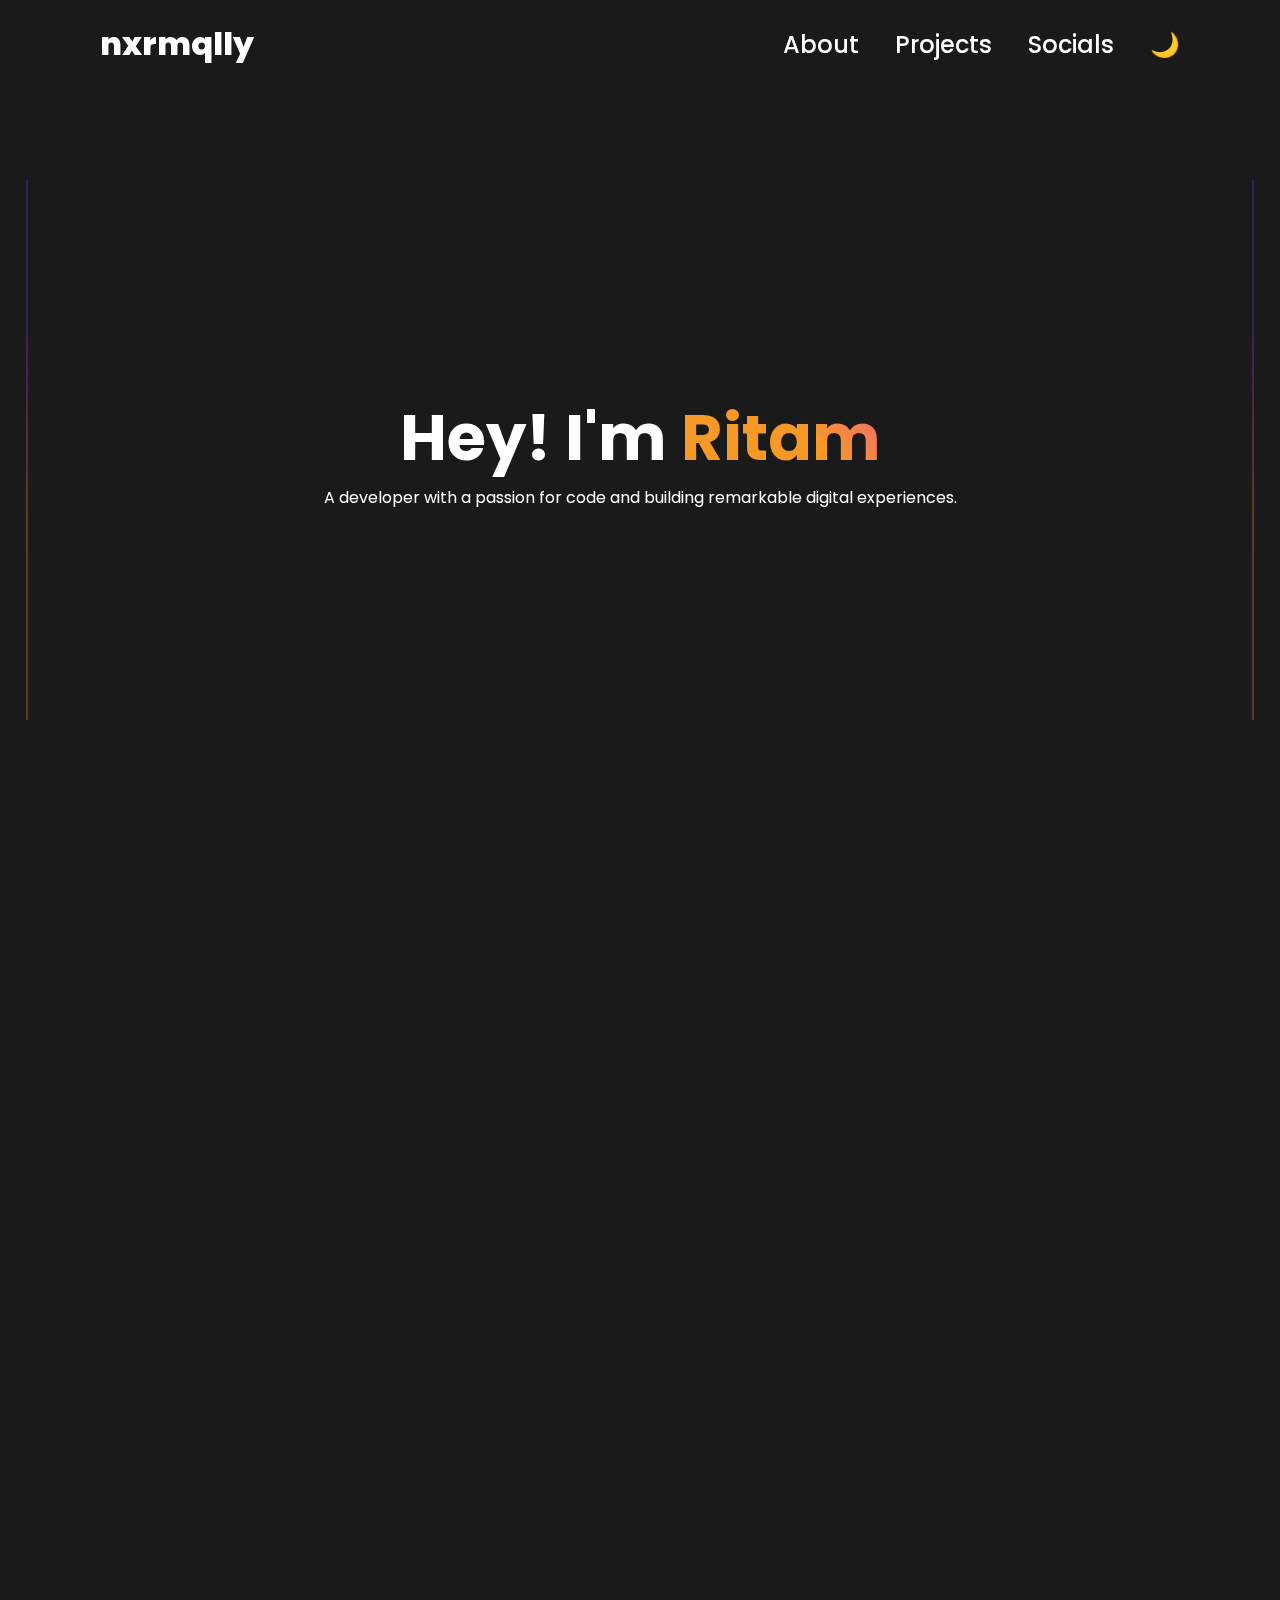
<file: home/index.html>
<!DOCTYPE html>
<html lang="en">

<head>
    <meta charset="UTF-8">
    <meta name="viewport" content="width=device-width, initial-scale=1.0">
    <title>nxrmqlly</title>

    <link rel="icon" type="image/png" href="assets/favicon.png">

    <link rel="stylesheet" href="./styles/style.css">
    <link rel="stylesheet" href="./styles/about.css">

    <script defer src="./js/index.js"></script>
    <script defer src="./js/about.js"></script>

    <!-- Open Graph Meta Tags-->
    <meta property="og:title" content="nxrmqlly">
    <meta property="og:description" content="Ritam's personal website showcasing projects and social profiles.">
    <meta property="og:url" content="https://nxrmqlly.is-a.dev/">
    <meta property="og:image" content="https://i.imgur.com/U28NL6X.png">
    <meta name="og:site_name" content="nxrmqlly">
    <meta property="og:type" content="website">
    <meta name="theme-color" content="#772df7">

</head>

<body>
    <div class="lines">
        <div class="left"></div>
        <div class="right"></div>
    </div>

    <header class="header">
        <a href="#" class="nav-name">nxrmqlly</a>

        <nav class="navbar">
            <a href="#about">About</a>
            <a href="#projects">Projects</a>
            <a href="#socials">Socials</a>
            <span id="theme-icon">🌙<span />
        </nav>

    </header>

    <section class="greeting">
        <span class="hidden-y">
            <div class="inner-greet">
                <h1 class="name">
                    Hey! I'm <span class="accent-colored">Ritam</span>
                </h1>
                <p class="desc">
                    A developer with a passion for code and building remarkable digital experiences.
                <p>
            </div>
        </span>
    </section>

    <section id="about" class="about">
        <div class="hover-indicator hidden-x">
            <object class="indicator-arrow" data="./assets/hand-drawn-arrow.svg" type="image/svg+xml"></object>
            <div class="indicator">hover</div>

            <div class="mobile-indicator">click</div>
        </div>
        <span class="hidden-x">

            <div class="inner-about ">
                <h1 class="quote">"The only effective approach to predict the future is to create it."</h1>
                <div class="info-card ">
                    <p>
                        Born in <span class="accent-colored bold">2009</span>;
                        Dreaming big amid the dynamic tech corridors of
                        urban <span class="tri-colored bold">India</span>,
                        I'm not simply weaving lines of code; I'm crafting dreams.
                        While others count sheep, I count opportunities in my sleep.
                        They say dream big or go home,
                        but I've transformed my home into a shelter for binary dreams.
                        So, if you see me staring at the screen, I'm not lost;
                        I'm simply exploring the boundaries of possibility in this digital era.
                    </p>

                </div>
            </div>

        </span>
    </section>

    <section id="projects">
        <span class="hidden-x">
            <div class="projects">
                <div class="card">
                    <h3>SuperCool Project</h3>
                </div>
                <div class="card">
                    <h3>Orbyt</h3>
                </div>
                <div class="card">
                    <h3>IDK!</h3>
                </div>
            </div>
        </span>
    </section>
    <section id="socials">
        <span class="hidden-x">
            <div class="socials">
                <div class="card">@nxrmqlly</div>
                <div class="card">@nxrmqlly</div>
                <div class="card">@nxrmqlly</div>
            </div>
        </span>
    </section>

</body>

</html>
</file>
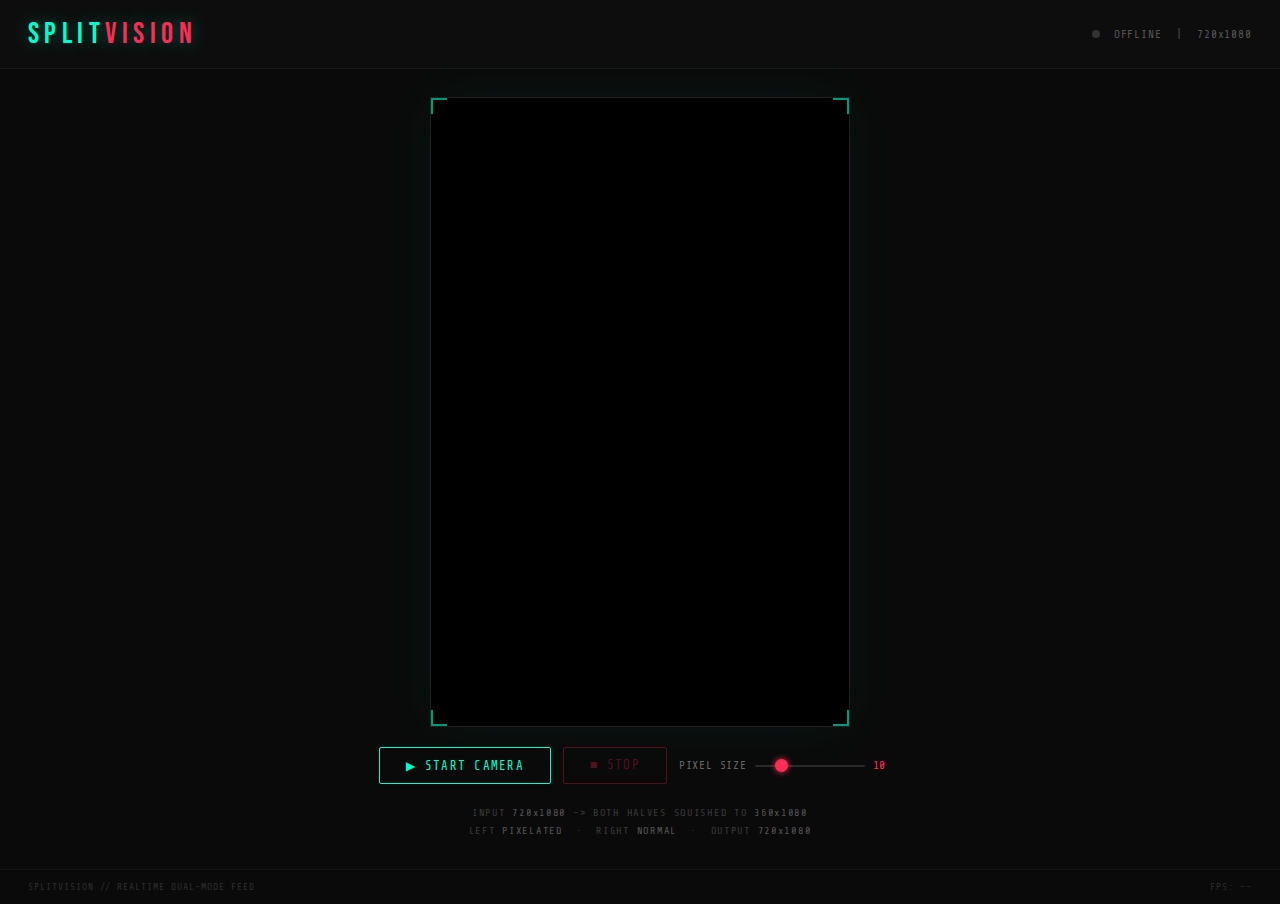
<file: demos/2000px/index.html>
<!DOCTYPE html>
<html lang="en">

<head>
    <meta charset="UTF-8">
    <meta name="viewport" content="width=device-width, initial-scale=1.0">
    <title>SPLITVISION</title>
    <style>
        @import url('https://fonts.googleapis.com/css2?family=Share+Tech+Mono&family=Bebas+Neue&display=swap');

        :root {
            --bg: #0a0a0a;
            --accent: #00ffcc;
            --accent2: #ff2d55;
            --text: #e0e0e0;
        }

        *,
        *::before,
        *::after {
            box-sizing: border-box;
            margin: 0;
            padding: 0;
        }

        body {
            background: var(--bg);
            color: var(--text);
            font-family: 'Share Tech Mono', monospace;
            min-height: 100vh;
            display: flex;
            flex-direction: column;
            align-items: center;
        }

        header {
            width: 100%;
            padding: 16px 28px;
            display: flex;
            align-items: center;
            justify-content: space-between;
            border-bottom: 1px solid #1a1a1a;
            background: #0d0d0d;
        }

        .logo {
            font-family: 'Bebas Neue', sans-serif;
            font-size: 1.9rem;
            letter-spacing: 0.18em;
            color: var(--accent);
            text-shadow: 0 0 18px rgba(0, 255, 204, 0.35);
        }

        .logo span {
            color: var(--accent2);
        }

        .status-bar {
            display: flex;
            align-items: center;
            gap: 14px;
            font-size: 0.7rem;
            color: #555;
            letter-spacing: 0.08em;
        }

        .dot {
            width: 8px;
            height: 8px;
            border-radius: 50%;
            background: #333;
            transition: background 0.3s, box-shadow 0.3s;
        }

        .dot.live {
            background: var(--accent2);
            box-shadow: 0 0 8px var(--accent2);
            animation: pulse 1.2s infinite;
        }

        @keyframes pulse {

            0%,
            100% {
                opacity: 1
            }

            50% {
                opacity: 0.35
            }
        }

        .main {
            flex: 1;
            display: flex;
            flex-direction: column;
            align-items: center;
            justify-content: center;
            padding: 28px 16px;
            gap: 20px;
        }

        .viewport-wrapper {
            position: relative;
            width: min(420px, 90vw);
            aspect-ratio: 720 / 1080;
            background: #000;
            border: 1px solid #1e1e1e;
            box-shadow: 0 0 50px rgba(0, 255, 204, 0.06);
            overflow: hidden;
        }

        #outputCanvas {
            width: 100%;
            height: 100%;
            display: block;
            image-rendering: pixelated;
        }

        .divider-line {
            position: absolute;
            top: 0;
            bottom: 0;
            left: 50%;
            width: 2px;
            transform: translateX(-50%);
            background: var(--accent);
            box-shadow: 0 0 10px var(--accent);
            pointer-events: none;
            z-index: 10;
        }

        .label {
            position: absolute;
            top: 12px;
            font-size: 0.62rem;
            letter-spacing: 0.1em;
            padding: 3px 9px;
            pointer-events: none;
            z-index: 11;
            border-radius: 2px;
        }

        .label-left {
            left: 8px;
            color: var(--accent);
            background: rgba(0, 255, 204, 0.08);
            border: 1px solid rgba(0, 255, 204, 0.2);
        }

        .label-right {
            right: 8px;
            color: var(--accent2);
            background: rgba(255, 45, 85, 0.08);
            border: 1px solid rgba(255, 45, 85, 0.2);
        }

        .scanlines {
            position: absolute;
            inset: 0;
            background: repeating-linear-gradient(to bottom,
                    transparent, transparent 2px,
                    rgba(0, 0, 0, 0.06) 2px, rgba(0, 0, 0, 0.06) 4px);
            pointer-events: none;
            z-index: 9;
        }

        .corner {
            position: absolute;
            width: 16px;
            height: 16px;
            border-color: var(--accent);
            border-style: solid;
            pointer-events: none;
            z-index: 12;
            opacity: 0.6;
        }

        .corner.tl {
            top: 0;
            left: 0;
            border-width: 2px 0 0 2px;
        }

        .corner.tr {
            top: 0;
            right: 0;
            border-width: 2px 2px 0 0;
        }

        .corner.bl {
            bottom: 0;
            left: 0;
            border-width: 0 0 2px 2px;
        }

        .corner.br {
            bottom: 0;
            right: 0;
            border-width: 0 2px 2px 0;
        }

        .controls {
            display: flex;
            gap: 12px;
            align-items: center;
            flex-wrap: wrap;
            justify-content: center;
        }

        .btn {
            font-family: 'Share Tech Mono', monospace;
            font-size: 0.78rem;
            letter-spacing: 0.1em;
            padding: 10px 26px;
            border: 1px solid var(--accent);
            background: transparent;
            color: var(--accent);
            cursor: pointer;
            border-radius: 2px;
            text-transform: uppercase;
            transition: background 0.18s, color 0.18s, box-shadow 0.18s;
        }

        .btn:hover {
            background: var(--accent);
            color: #000;
            box-shadow: 0 0 16px rgba(0, 255, 204, 0.28);
        }

        .btn.stop {
            border-color: var(--accent2);
            color: var(--accent2);
        }

        .btn.stop:hover {
            background: var(--accent2);
            color: #fff;
            box-shadow: 0 0 16px rgba(255, 45, 85, 0.28);
        }

        .btn:disabled {
            opacity: 0.28;
            pointer-events: none;
        }

        .slider-group {
            display: flex;
            align-items: center;
            gap: 8px;
            font-size: 0.7rem;
            color: #666;
            letter-spacing: 0.07em;
        }

        input[type=range] {
            -webkit-appearance: none;
            width: 110px;
            height: 2px;
            background: #2a2a2a;
            outline: none;
            border-radius: 2px;
        }

        input[type=range]::-webkit-slider-thumb {
            -webkit-appearance: none;
            width: 13px;
            height: 13px;
            border-radius: 50%;
            background: var(--accent2);
            cursor: pointer;
            box-shadow: 0 0 6px var(--accent2);
        }

        #pixelLabel {
            color: var(--accent2);
            min-width: 28px;
        }

        .info {
            font-size: 0.64rem;
            color: #3a3a3a;
            letter-spacing: 0.07em;
            text-align: center;
            line-height: 1.8;
        }

        .info span {
            color: #555;
        }

        #errorMsg {
            display: none;
            color: var(--accent2);
            font-size: 0.75rem;
            letter-spacing: 0.05em;
            padding: 10px 18px;
            border: 1px solid rgba(255, 45, 85, 0.3);
            background: rgba(255, 45, 85, 0.06);
            border-radius: 2px;
            max-width: 360px;
            text-align: center;
        }

        footer {
            width: 100%;
            padding: 12px 28px;
            border-top: 1px solid #141414;
            font-size: 0.6rem;
            color: #2e2e2e;
            letter-spacing: 0.1em;
            display: flex;
            justify-content: space-between;
        }

        #sourceVideo,
        #srcCanvas,
        #pixCanvas {
            display: none;
        }
    </style>
</head>

<body>

    <header>
        <div class="logo">SPLIT<span>VISION</span></div>
        <div class="status-bar">
            <div class="dot" id="dotEl"></div>
            <span id="statusText">OFFLINE</span>
            <span>|</span>
            <span>720x1080</span>
        </div>
    </header>

    <div class="main">
        <div id="errorMsg"></div>

        <!-- Hidden: camera source -->
        <video id="sourceVideo" autoplay playsinline muted></video>
        <!-- Hidden: full-res normalised frame -->
        <canvas id="srcCanvas"></canvas>
        <!-- Hidden: tiny canvas for pixelation downscale -->
        <canvas id="pixCanvas"></canvas>

        <div class="viewport-wrapper">
            <canvas id="outputCanvas" width="720" height="1080"></canvas>
            <div class="corner tl"></div>
            <div class="corner tr"></div>
            <div class="corner bl"></div>
            <div class="corner br"></div>
        </div>

        <div class="controls">
            <button class="btn" id="startBtn" onclick="startCamera()">▶ START CAMERA</button>
            <button class="btn stop" id="stopBtn" onclick="stopCamera()" disabled>■ STOP</button>
            <div class="slider-group">
                <span>PIXEL SIZE</span>
                <input type="range" id="pixelSlider" min="2" max="40" value="10"
                    oninput="document.getElementById('pixelLabel').textContent=this.value">
                <span id="pixelLabel">10</span>
            </div>
        </div>

        <div class="info">
            INPUT <span>720x1080</span> -> BOTH HALVES SQUISHED TO <span>360x1080</span><br>
            LEFT <span>PIXELATED</span> &nbsp;·&nbsp; RIGHT <span>NORMAL</span> &nbsp;·&nbsp; OUTPUT
            <span>720x1080</span>
        </div>
    </div>

    <footer>
        <span>SPLITVISION // REALTIME DUAL-MODE FEED</span>
        <span id="fpsEl">FPS: --</span>
    </footer>

    <script>
    const video = document.getElementById('sourceVideo');
    const srcCanvas = document.getElementById('srcCanvas');
    const pixCanvas = document.getElementById('pixCanvas');
    const outCanvas = document.getElementById('outputCanvas');
    const srcCtx = srcCanvas.getContext('2d');
    const pixCtx = pixCanvas.getContext('2d');
    const outCtx = outCanvas.getContext('2d');


    const OUT_W = 720, OUT_H = 1080, HALF = 360;

    let stream = null, animId = null, fCount = 0, lastT = 0;

    async function startCamera() {
      const err = document.getElementById('errorMsg');
      err.style.display = 'none';
      try {
        stream = await navigator.mediaDevices.getUserMedia({
          video: {
            width: { ideal: 720 },
            height: { ideal: 1280 },
            aspectRatio: { ideal: 9 / 16 },
            facingMode: 'user'
          },
          audio: false
        });
        video.srcObject = stream;
        await video.play();

        document.getElementById('startBtn').disabled = true;
        document.getElementById('stopBtn').disabled = false;
        document.getElementById('dotEl').classList.add('live');
        document.getElementById('statusText').textContent = 'LIVE';

        render();
      } catch (e) {
        err.style.display = 'block';
        err.textContent = '⚠ CAMERA ERROR — ' + e.message.toUpperCase();
      }
    }

    function stopCamera() {
      if (stream) { stream.getTracks().forEach(t => t.stop()); stream = null; }
      if (animId) { cancelAnimationFrame(animId); animId = null; }
      video.srcObject = null;
      outCtx.fillStyle = '#000';
      outCtx.fillRect(0, 0, OUT_W, OUT_H);
      document.getElementById('startBtn').disabled = false;
      document.getElementById('stopBtn').disabled = true;
      document.getElementById('dotEl').classList.remove('live');
      document.getElementById('statusText').textContent = 'OFFLINE';
      document.getElementById('fpsEl').textContent = 'FPS: --';
    }

    // todo: fix this ugly filter
    // ── filter ────

    function applyRioFilter(ctx, w, h) {
      const imageData = ctx.getImageData(0, 0, w, h);
      const d = imageData.data;

      for (let i = 0; i < d.length; i += 4) {
        let r = d[i], g = d[i + 1], b = d[i + 2];

        // brightness +20
        r = Math.min(255, r + 20);
        g = Math.min(255, g + 16);
        b = Math.min(255, b + 10);

        // Contrast boost (pull toward extremes, pivot at 128)
        // Thanks claude
        const C = 1.18;
        r = Math.min(255, Math.max(0, C * (r - 128) + 128));
        g = Math.min(255, Math.max(0, C * (g - 128) + 128));
        b = Math.min(255, Math.max(0, C * (b - 128) + 128));

        // Pink Tint (Thanks Claude)
        r = Math.min(255, r * 1.12 + 18);   // warm orange-red push
        g = Math.min(255, g * 0.88 + 4);    // slight green rolloff
        b = Math.min(255, b * 1.08 + 22);   // purple-pink lift in blues


        const sepiaR = (r * 0.393 + g * 0.769 + b * 0.189);
        const sepiaG = (r * 0.349 + g * 0.686 + b * 0.168);
        const sepiaB = (r * 0.272 + g * 0.534 + b * 0.131);

        const blend = 0.28; // 28% sepia blend
        r = Math.min(255, r * (1 - blend) + sepiaR * blend);
        g = Math.min(255, g * (1 - blend) + sepiaG * blend);
        b = Math.min(255, b * (1 - blend) + sepiaB * blend);

        // final overlay
        r = Math.min(255, r + 12);
        b = Math.min(255, b + 8);

        d[i] = r;
        d[i + 1] = g;
        d[i + 2] = b;
      }

      ctx.putImageData(imageData, 0, 0);
    }

    function render(ts = 0) {
      animId = requestAnimationFrame(render);
      if (!video.videoWidth) return;

      // normalise camera feed
      srcCanvas.width = OUT_W;
      srcCanvas.height = OUT_H;
      const vW = video.videoWidth, vH = video.videoHeight;
      const camAR = vW / vH, outAR = OUT_W / OUT_H;
      let dW, dH, dx = 0, dy = 0;
      if (camAR > outAR) {
        dH = OUT_H; dW = vW * (OUT_H / vH); dx = (OUT_W - dW) / 2;
      } else {
        dW = OUT_W; dH = vH * (OUT_W / vW); dy = (OUT_H - dH) / 2;
      }
      srcCtx.drawImage(video, dx, dy, dW, dH);

      // RIGHT HALF :: 360x1080 no pixelation
      outCtx.imageSmoothingEnabled = true;
      outCtx.imageSmoothingQuality = 'high';
      outCtx.drawImage(
        srcCanvas,
        0, 0, OUT_W, OUT_H,   // src: full 720x1080
        HALF, 0, HALF, OUT_H  // dst: right 360x1080
      );

      // LEFT HALF :: scale up blocky -> 360x1080
      const blockSize = parseInt(document.getElementById('pixelSlider').value, 10);
      const smallW = Math.max(1, Math.floor(HALF / blockSize));
      const smallH = Math.max(1, Math.floor(OUT_H / blockSize));

      pixCanvas.width = smallW;
      pixCanvas.height = smallH;

      pixCtx.imageSmoothingEnabled = true;
      pixCtx.drawImage(srcCanvas, 0, 0, OUT_W, OUT_H, 0, 0, smallW, smallH);

      // Upscale tiny 
      outCtx.imageSmoothingEnabled = false;
      outCtx.drawImage(
        pixCanvas,
        0, 0, smallW, smallH,  // src: tiny
        0, 0, HALF, OUT_H      // dst: left 360x1080
      );


      applyRioFilter(outCtx, OUT_W, OUT_H);
      fCount++;
      if (ts - lastT >= 1000) {
        document.getElementById('fpsEl').textContent = 'FPS: ' + fCount;
        fCount = 0; lastT = ts;
      }
    }
    </script>
</body>

</html>
</file>
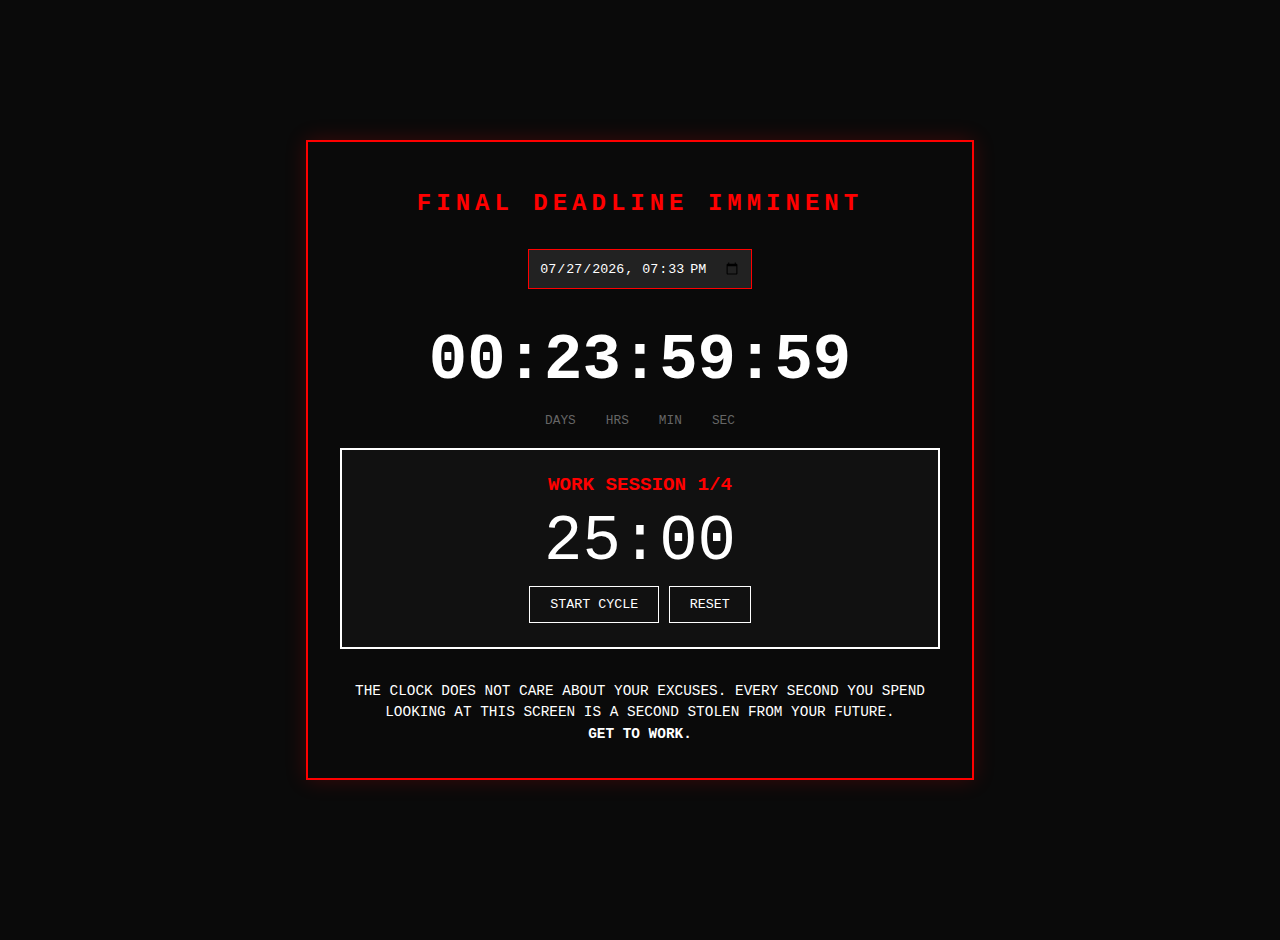
<file: demos/now-or-never/index.html>
<!doctype html>
<html lang="en">
  <head>
    <meta charset="UTF-8" />
    <meta name="viewport" content="width=device-width, initial-scale=1.0" />
    <title>TIME IS RUNNING OUT</title>
    <style>
      :root {
        --bg: #0a0a0a;
        --accent: #ff0000;
        --break: #00ff41; /* Matrix green for rest */
        --text: #ffffff;
      }

      body {
        background-color: var(--bg);
        color: var(--text);
        font-family: "Courier New", Courier, monospace;
        display: flex;
        flex-direction: column;
        align-items: center;
        justify-content: center;
        min-height: 100vh;
        margin: 0;
        text-transform: uppercase;
        overflow-y: auto;
        padding: 20px;
        transition: background-color 0.5s ease;
      }

      .container {
        text-align: center;
        border: 2px solid var(--accent);
        padding: 2rem;
        box-shadow: 0 0 20px rgba(255, 0, 0, 0.2);
        max-width: 600px;
        width: 100%;
        margin-bottom: 20px;
        transition:
          opacity 0.5s ease,
          transform 0.5s ease;
      }

      /* Dimming Logic */
      body.active-pomo .deadline-section,
      body.active-pomo .warning,
      body.active-pomo h1 {
        opacity: 0.15; /* Dims non-pomo elements */
        pointer-events: none; /* Prevents distraction/interaction */
      }

      body.active-pomo .container {
        border-color: rgba(255, 0, 0, 0.1);
      }

      /* Pomodoro Specific Styles */
      .pomo-container {
        border: 2px solid var(--text);
        padding: 1.5rem;
        margin-top: 20px;
        background: #111;
        position: relative;
        z-index: 10;
        transition: box-shadow 0.3s ease;
      }

      body.active-pomo .pomo-container {
        box-shadow: 0 0 30px rgba(255, 255, 255, 0.1);
        border-color: var(--text);
        opacity: 1 !important;
      }

      #pomo-status {
        font-size: 1.2rem;
        color: var(--accent);
        margin-bottom: 10px;
        font-weight: bold;
      }

      #pomo-timer {
        font-size: 4rem;
        margin: 0.5rem 0;
      }

      .pomo-controls button {
        background: transparent;
        border: 1px solid var(--text);
        color: var(--text);
        padding: 10px 20px;
        cursor: pointer;
        font-family: inherit;
        text-transform: uppercase;
        transition: 0.3s;
      }

      .pomo-controls button:hover {
        background: var(--text);
        color: var(--bg);
      }

      h1 {
        font-size: 1.5rem;
        letter-spacing: 5px;
        margin-bottom: 2rem;
        color: var(--accent);
        animation: blink 1s infinite;
      }

      #countdown {
        font-size: 4rem;
        font-weight: bold;
        margin: 1rem 0;
      }

      .label {
        font-size: 0.8rem;
        color: #666;
        display: flex;
        justify-content: center;
        gap: 30px;
        margin-bottom: 20px;
      }

      .warning {
        margin-top: 2rem;
        font-size: 0.9rem;
        line-height: 1.5;
      }

      input[type="datetime-local"] {
        background: #222;
        color: white;
        border: 1px solid var(--accent);
        padding: 10px;
        margin-bottom: 20px;
        font-family: inherit;
      }

      @keyframes blink {
        0%,
        100% {
          opacity: 1;
        }
        50% {
          opacity: 0.3;
        }
      }

      .expired {
        color: var(--accent);
        animation: shake 0.5s infinite;
      }

      @keyframes shake {
        0% {
          transform: translate(1px, 1px);
        }
        20% {
          transform: translate(-3px, 0px);
        }
        40% {
          transform: translate(3px, 2px);
        }
      }
    </style>
  </head>
  <body>
    <div class="container">
      <h1 id="main-title">Final Deadline Imminent</h1>

      <div class="deadline-section">
        <input
          type="datetime-local"
          id="deadlineInput"
          onchange="updateDeadline()"
        />
        <div id="countdown">00:00:00:00</div>
        <div class="label">
          <span>Days</span><span>Hrs</span><span>Min</span><span>Sec</span>
        </div>
      </div>

      <div class="pomo-container">
        <div id="pomo-status">WORK SESSION 1/4</div>
        <div id="pomo-timer">25:00</div>
        <div class="pomo-controls">
          <button id="pomo-start-btn" onclick="togglePomo()">
            Start Cycle
          </button>
          <button onclick="resetPomo()">Reset</button>
        </div>
      </div>

      <div class="warning">
        The clock does not care about your excuses. Every second you spend
        looking at this screen is a second stolen from your future.
        <br /><strong>GET TO WORK.</strong>
      </div>
    </div>

    <script>
      /* --- MAIN DEADLINE LOGIC --- */
      let deadline = new Date(
        localStorage.getItem("studyDeadline") ||
          new Date().getTime() + 86400000,
      );
      const inputField = document.getElementById("deadlineInput");
      const tzOffset = deadline.getTimezoneOffset() * 60000;
      inputField.value = new Date(deadline - tzOffset)
        .toISOString()
        .slice(0, 16);

      function updateDeadline() {
        const inputVal = document.getElementById("deadlineInput").value;
        if (inputVal) {
          deadline = new Date(inputVal);
          localStorage.setItem("studyDeadline", inputVal);
        }
      }

      function updateTimer() {
        const now = new Date().getTime();
        const distance = deadline - now;
        if (distance < 0) {
          document.getElementById("countdown").innerText = "TIME EXPIRED";
          document.getElementById("countdown").classList.add("expired");
          return;
        }
        const days = Math.floor(distance / (1000 * 60 * 60 * 24))
          .toString()
          .padStart(2, "0");
        const hours = Math.floor(
          (distance % (1000 * 60 * 60 * 24)) / (1000 * 60 * 60),
        )
          .toString()
          .padStart(2, "0");
        const minutes = Math.floor((distance % (1000 * 60 * 60)) / (1000 * 60))
          .toString()
          .padStart(2, "0");
        const seconds = Math.floor((distance % (1000 * 60)) / 1000)
          .toString()
          .padStart(2, "0");
        let timeStr = `${days}:${hours}:${minutes}:${seconds}`;
        document.getElementById("countdown").innerText = timeStr;
        document.title = `${timeStr} ⚠️ STUDY NOW`;
      }

      /* --- POMODORO LOGIC --- */
      const sequence = [
        { type: "WORK", time: 25 },
        { type: "BREAK", time: 5 },
        { type: "WORK", time: 25 },
        { type: "BREAK", time: 5 },
        { type: "WORK", time: 25 },
        { type: "BREAK", time: 5 },
        { type: "WORK", time: 25 },
        { type: "LONG BREAK", time: 15 },
      ];

      let currentStep = 0;
      let timeLeft = sequence[0].time * 60;
      let pomoInterval = null;
      let isRunning = false;

      function updatePomoDisplay() {
        const mins = Math.floor(timeLeft / 60)
          .toString()
          .padStart(2, "0");
        const secs = (timeLeft % 60).toString().padStart(2, "0");
        document.getElementById("pomo-timer").innerText = `${mins}:${secs}`;

        const step = sequence[currentStep];
        const workCount = Math.floor(currentStep / 2) + 1;
        document.getElementById("pomo-status").innerText =
          step.type === "WORK" ? `WORK SESSION ${workCount}/4` : `${step.type}`;
        document.getElementById("pomo-status").style.color =
          step.type === "WORK" ? "var(--accent)" : "var(--break)";
      }

      function togglePomo() {
        if (isRunning) {
          clearInterval(pomoInterval);
          document.getElementById("pomo-start-btn").innerText = "Resume";
          document.body.classList.remove("active-pomo"); // Brighten back up
        } else {
          document.body.classList.add("active-pomo"); // Darken everything else
          pomoInterval = setInterval(() => {
            timeLeft--;
            if (timeLeft < 0) {
              nextStep();
            }
            updatePomoDisplay();
          }, 1000);
          document.getElementById("pomo-start-btn").innerText = "Pause";
        }
        isRunning = !isRunning;
      }

      function nextStep() {
        currentStep = (currentStep + 1) % sequence.length;
        timeLeft = sequence[currentStep].time * 60;
        alert(sequence[currentStep].type + " STARTING NOW");
      }

      function resetPomo() {
        clearInterval(pomoInterval);
        isRunning = false;
        currentStep = 0;
        timeLeft = sequence[0].time * 60;
        document.getElementById("pomo-start-btn").innerText = "Start Cycle";
        document.body.classList.remove("active-pomo");
        updatePomoDisplay();
      }

      // Initialize
      setInterval(updateTimer, 1000);
      updateTimer();
      updatePomoDisplay();
    </script>
  </body>
</html>
</file>
<file: home/styles/style.css>
@import url('https://fonts.googleapis.com/css2?family=Poppins&display=swap');

:root {
    --bg-color: #1a1a1a;
    --fg-color: #fff;
    --lines-opacity: 0.3;


    --purple: #772df7;
    --pink: #f15d85;
    --orange: #f79926;
    --green: #65c06f;
    --blue: #6f92e2;

    --acc-gradient: linear-gradient(45deg, var(--orange) 30%, var(--pink), var(--purple) 70%);
    --acc-gradient-anim: text-shine 10s infinite ease-in-out;

    --tri-gradient: linear-gradient(90deg, var(--orange) 30%, var(--fg-color) 50%, var(--green) 100%);
}

.ui-light-theme {
    --bg-color: var(--fg-color);
    --fg-color: var(--dark-bg);
    --lines-opacity: 0.8;

}

.bold {
    font-weight: bold;
}

.accent-colored {
    background: var(--acc-gradient);
    background-size: 250%;
    background-clip: text;
    -webkit-background-clip: text;
    -webkit-text-fill-color: transparent;
    animation: var(--acc-gradient-anim);
}

.tri-colored {
    background: var(--tri-gradient);
    background-clip: text;
    -webkit-background-clip: text;
    -webkit-text-fill-color: transparent;
}


* {
    scroll-behavior: smooth;
    padding: 0;
    margin: 0;
    box-sizing: border-box;
    font-family: 'Poppins', sans-serif;
}

body {
    background-color: var(--bg-color);
    color: var(--fg-color);
    transition: all 1s ease-in-out;
}


#theme-icon {
    cursor: pointer;
}

.header {
    position: fixed;
    top: 0;
    left: 0;
    width: 100%;
    padding: 20px 100px;

    display: flex;
    justify-content: space-between;
    align-items: center;
    z-index: 10;
    flex-direction: row;
}



.navbar a,
.navbar #theme-icon {
    text-decoration: none;
    color: var(--fg-color);
    font-size: 150%;
    font-weight: 500;
    margin-left: 2rem;
    transition: 0.3s;
}

.navbar a:nth-child(1):hover {
    text-shadow: 0 0 20px var(--orange), 0 0 20px var(--orange);
}

.navbar a:nth-child(2):hover {
    text-shadow: 0 0 20px var(--pink), 0 0 20px var(--pink);
}

.navbar a:nth-child(3):hover {
    text-shadow: 0 0 20px var(--purple), 0 0 20px var(--purple);
}


.nav-name {
    text-decoration: none;
    font-size: 200%;
    font-weight: 800;
    color: var(--fg-color);
}

.lines {
    z-index: 20;
}

.lines div {
    position: fixed;
    top: 20dvh;
    bottom: 20dvh;
    width: 2px;
    background-color: var(--fg-color);
    opacity: var(--lines-opacity);
    transition: all 0.5s ease-in-out;
}

.lines .left {
    left: 2%;
    animation: var(--acc-gradient-anim);
    background: var(--acc-gradient);
    background-size: 1000%;
}

.lines .right {
    right: 2%;
    animation: var(--acc-gradient-anim);
    background: var(--acc-gradient);
    background-size: 1000%;
}

@keyframes slide-left {
    0% {
        transform: translateY(-100%);
        opacity: 0;
    }

    100% {
        transform: translateY(0);
        opacity: 0.5;
    }
}

@keyframes slide-right {
    0% {
        transform: translateY(100%);
        opacity: 0;
    }

    100% {
        opacity: 0.5;
        transform: translateY(0);
    }
}





@keyframes text-shine {

    0%,
    100% {
        background-position: 0% 50%;
    }

    50% {
        background-position: 100% 50%;
    }
}

section {
    display: grid;
    align-content: center;
    place-items: center;
    min-height: 100dvh;
}


.hidden-y {
    opacity: 0;
    filter: blur(10px);
    transform: translateY(-100%);
    transition: all 1s ease;
}

.active-y {
    opacity: 1;
    filter: blur(0);
    transform: translateY(0);
    transition: all 1s ease;
}

.inner-greet {
    text-align: center;
}

.greeting .name {
    font-size: 400%;
    transition: none;
}



.hidden-x {
    opacity: 0;
    filter: blur(10px);
    transform: translateX(-50%);
    transition: all 1s ease;
}

.active-x {
    opacity: 1;
    filter: blur(0);
    transform: translateX(0);
    transition: all 1s ease;
}


.inner-greet {
    display: flex;
    align-items: center;
    justify-content: center;
    flex-direction: column;
    width: 100%
}



::-webkit-scrollbar {
    display: none;
}

@media (width<=600px) {
    .header {
        padding: 10px 20px;
        flex-direction: column;
    }

    .nav-name {
        font-size: 150%;
    }

    .navbar a,
    .navbar #theme-icon {
        margin-left: 1rem;
        font-size: 100%;
    }

    .greeting .name {
        font-size: 250%;
    }

    .greeting .desc {
        font-size: 80%;
        width: 80%
    }

}

@media (600px <=width <=768px) {
    .header {
        padding: 10px 20px;
    }

    .nav-name {
        font-size: 175%;
    }

    .navbar a,
    .navbar #theme-icon {
        margin-left: 1.5rem;
        font-size: 125%;
    }

    .greeting .name {
        font-size: 300%;
    }

    .greeting .desc {
        font-size: 100%;
        width: 80%
    }

}

@media (1200px<=width<=1200px) {}

@media (prefers-reduced-motion) {
    * {
        transition: none;
    }
}
</file>
<file: home/styles/about.css>
@font-face {
    font-family: 'EntezareZohoor2';
    src: url('../assets/fonts/Kids\ Year.ttf') format('truetype');
}

:root {
    --bg-color: #1a1a1a;
    --fg-color: #fff;
    --lines-opacity: 0.3;


    --purple: #772df7;
    --pink: #f15d85;
    --orange: #f79926;
    --green: #65c06f;
    --blue: #6f92e2;

    --acc-gradient: linear-gradient(45deg, var(--orange) 30%, var(--pink), var(--purple) 70%);
    --acc-gradient-anim: text-shine 10s infinite ease-in-out;

    --tri-gradient: linear-gradient(90deg, var(--orange) 30%, var(--fg-color) 50%, var(--green) 100%);
}

.about {
    text-align: center;
}

.about * {
    transition: all 0.5s;
    transition-delay: 0ms;
}

.inner-about {
    display: flex;
    justify-content: center;
    align-items: center;
    flex-direction: column;
    /* padding-top: 5rem; */
    cursor: pointer;
    /* background-color: #65c06f; */
    /* overflow: hidden; */
}

.inner-about:hover {
    padding-top: 2rem;
}

.about .quote {
    font-size: 200%;
}

.inner-about:hover .quote {
    padding-top: 2rem;
    font-size: 210%;
    letter-spacing: 0.3rem;
    transform: translateY(-90%);

}

.info-card p {
    font-size: 120%;
}

.info-card {
    display: block;
    position: absolute;
    padding-top: 2rem;
    opacity: 0;
    max-width: 45dvw;
    transition: all 0.5s;
    filter: blur(10px);
}


.inner-about:hover .info-card {
    display: block;
    opacity: 1;
    transform: translateY(30%);
    filter: blur(0);
}

.about .hover-indicator {
    position: relative;
    top: -6rem;
    left: 30rem;
    width: 0;
    height: 0;


}

.indicator-arrow {
    position: relative;
    top: 2rem;
    left: -3rem;
    width: 4.5rem;
    height: 4.5rem;
    rotate: -210deg;
    stroke-width: 50rem;
}

.indicator {
    top: -4rem;
    left: 1rem;
    position: relative;
    max-width: 5rem;

    font-size: 150%;
    rotate: 20deg;
    font-family: 'Kids Year', 'Comic sans';
    display: block;
}

.mobile-indicator {
    position: relative;
    display: none;
}



@media (width<=600px) {
    .indicator-arrow {
        left: -2rem;
    }

    .about .hover-indicator {
        top: -6rem;
        left: 6rem;

    }

    .mobile-indicator {
        top: -4rem;
        left: 2rem;

        max-width: 5rem;
        font-size: 150%;
        rotate: 20deg;
        font-family: 'Kids Year', 'Comic sans';
        display: block;
    }

    .indicator {
        display: none;
    }


    .inner-about:hover .quote {
        padding-top: 2rem;
        font-size: 140%;
        transform: translateY(-90%);
        max-width: 90dvw;

    }

    .inner-about .quote {
        font-size: 130%;
        max-width: 80dvw;
    }

    .info-card {
        display: block;
        max-width: 80vw;
        font-size: 90%;
    }
}

@media (600px <=width <=768px) {
    .indicator-arrow {
        left: -2rem;
    }

    .about .hover-indicator {
        top: -6rem;
        left: 13rem;

    }

    .mobile-indicator {
        top: -4rem;
        left: 2rem;

        max-width: 5rem;
        font-size: 150%;
        rotate: 20deg;
        font-family: 'Kids Year', 'Comic sans';
        display: block;
    }

    .indicator {
        display: none;
    }


    .inner-about:hover .quote {
        padding-top: 2rem;
        font-size: 140%;
        transform: translateY(-90%);
        max-width: 90dvw;

    }

    .inner-about .quote {
        font-size: 130%;
        max-width: 80dvw;
    }

    .info-card {
        display: block;
        max-width: 80vw;
        font-size: 90%;
    }
}

@media (768px<=width<=1200px) {
    .indicator-arrow {
        left: -2rem;
    }

    .about .hover-indicator {
        top: -6rem;
        left: 15rem;

    }


    .inner-about:hover .quote {
        padding-top: 2rem;
        font-size: 140%;
        transform: translateY(-90%);
        max-width: 90dvw;

    }

    .inner-about .quote {
        font-size: 130%;
        max-width: 80dvw;
    }

    .info-card {
        display: block;
        max-width: 80vw;
        font-size: 90%;
    }
}
</file>
